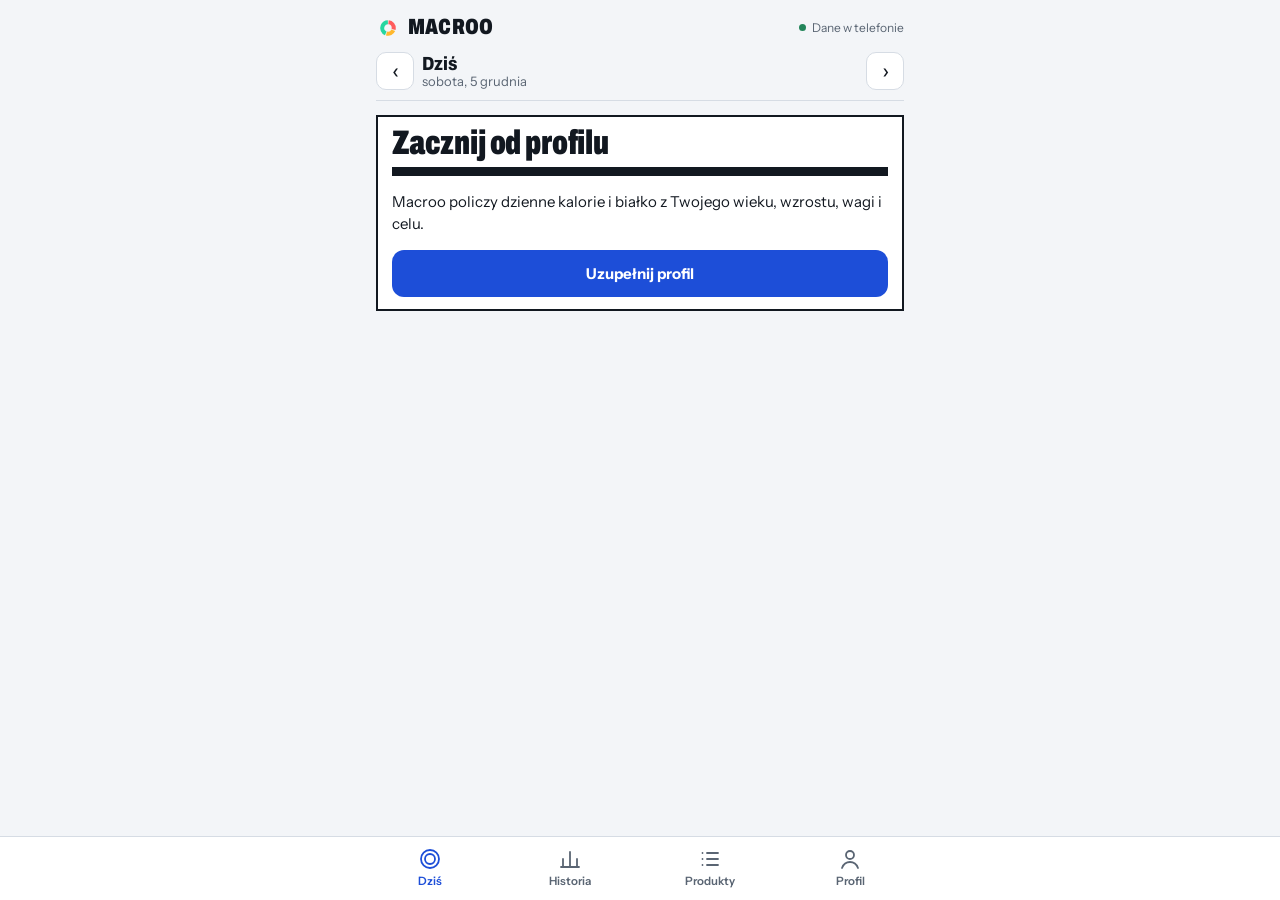
<file: index.html>
<!doctype html>
<html lang="pl">
<head>
<meta charset="utf-8">
<meta name="viewport" content="width=device-width, initial-scale=1, viewport-fit=cover">
<title>Macroo</title>
<meta name="description" content="Macroo: licznik kalorii i makro. Posiłki, zestawy, kroki, treningi, waga i historia.">
<meta name="theme-color" content="#F3F5F8" media="(prefers-color-scheme: light)">
<meta name="theme-color" content="#0E1115" media="(prefers-color-scheme: dark)">
<link rel="manifest" href="manifest.webmanifest">
<link rel="icon" href="icons/icon-192.png" type="image/png">
<link rel="apple-touch-icon" href="icons/icon-192.png">
<link rel="preconnect" href="https://fonts.googleapis.com">
<link rel="preconnect" href="https://fonts.gstatic.com" crossorigin>
<link rel="stylesheet" href="https://fonts.googleapis.com/css2?family=Archivo:wdth,wght@62..125,500..900&family=Instrument+Sans:wght@400..700&display=swap">
<link rel="stylesheet" href="style.css">
</head>
<body>
<div id="splash" aria-hidden="true">
  <svg class="splash-logo" viewBox="0 0 100 100"><g transform="rotate(-90 50 50)"><circle class="sg sg1" cx="50" cy="50" r="24" pathLength="100" transform="rotate(5.0 50 50)" stroke="#FF5C5C" stroke-width="17" fill="none" stroke-dasharray="27.22 100" style="stroke-dashoffset:27.22"/><circle class="sg sg2" cx="50" cy="50" r="24" pathLength="100" transform="rotate(113.0 50 50)" stroke="#FFB82E" stroke-width="17" fill="none" stroke-dasharray="22.22 100" style="stroke-dashoffset:22.22"/><circle class="sg sg3" cx="50" cy="50" r="24" pathLength="100" transform="rotate(203.0 50 50)" stroke="#26D6A0" stroke-width="17" fill="none" stroke-dasharray="42.22 100" style="stroke-dashoffset:42.22"/></g></svg>
  <div class="splash-word">Macroo</div>
</div>
<script>setTimeout(function(){var s=document.getElementById('splash');if(s)s.classList.add('out');},2500);</script>
<div class="app">
  <header class="top">
    <div class="brand-row">
      <span class="brand"><svg class="brand-mark" viewBox="0 0 100 100" aria-hidden="true"><g transform="rotate(-90 50 50)"><circle class="bm bm1" cx="50" cy="50" r="24" pathLength="100" transform="rotate(5.0 50 50)" stroke="#FF5C5C" stroke-width="17" fill="none" stroke-dasharray="27.22 100"/><circle class="bm bm2" cx="50" cy="50" r="24" pathLength="100" transform="rotate(113.0 50 50)" stroke="#FFB82E" stroke-width="17" fill="none" stroke-dasharray="22.22 100"/><circle class="bm bm3" cx="50" cy="50" r="24" pathLength="100" transform="rotate(203.0 50 50)" stroke="#26D6A0" stroke-width="17" fill="none" stroke-dasharray="42.22 100"/></g></svg>Macroo</span>
      <span id="sync" class="sync" data-state="loading" aria-live="polite">Wczytuję…</span>
    </div>
    <div id="datebar" class="datebar">
      <button type="button" class="icon-btn" data-act="day-prev" aria-label="Poprzedni dzień">‹</button>
      <div class="date-label"><span id="date-rel" class="date-rel"></span><span id="date-full" class="date-full"></span></div>
      <button type="button" id="go-today" class="chip" data-act="day-today" hidden>Dziś</button>
      <button type="button" class="icon-btn" data-act="day-next" aria-label="Następny dzień">›</button>
    </div>
  </header>
  <main id="view-today" class="view"><div class="empty"><p>Wczytuję Twój dziennik…</p></div></main>
  <main id="view-history" class="view" hidden></main>
  <main id="view-library" class="view" hidden></main>
  <main id="view-profile" class="view" hidden></main>
</div>

<nav class="tabs" aria-label="Sekcje">
  <div class="tabs-in">
    <button type="button" class="tab" data-act="tab" data-tab="today" aria-current="page"><svg viewBox="0 0 24 24" aria-hidden="true"><circle cx="12" cy="12" r="9"/><circle cx="12" cy="12" r="5"/></svg>Dziś</button>
    <button type="button" class="tab" data-act="tab" data-tab="history"><svg viewBox="0 0 24 24" aria-hidden="true"><path d="M5 20V12M12 20V5M19 20v-8M3 20h18"/></svg>Historia</button>
    <button type="button" class="tab" data-act="tab" data-tab="library"><svg viewBox="0 0 24 24" aria-hidden="true"><path d="M9 6h11M9 12h11M9 18h11M4.5 6h.01M4.5 12h.01M4.5 18h.01"/></svg>Produkty</button>
    <button type="button" class="tab" data-act="tab" data-tab="profile"><svg viewBox="0 0 24 24" aria-hidden="true"><circle cx="12" cy="8" r="4"/><path d="M4 21c1.5-4 4.5-6 8-6s6.5 2 8 6"/></svg>Profil</button>
  </div>
</nav>

<div id="sheet" class="sheet-wrap" hidden>
  <div class="scrim" data-act="sheet-close"></div>
  <div class="sheet" role="dialog" aria-modal="true" aria-labelledby="sheet-title">
    <div class="sheet-grip" aria-hidden="true"></div>
    <div class="sheet-head"><h2 id="sheet-title"></h2><div id="sheet-extra" class="sheet-extra"></div><button type="button" class="icon-btn" data-act="sheet-close" aria-label="Zamknij">×</button></div>
    <div id="sheet-body"></div>
  </div>
</div>

<div id="toast" class="toast" role="status" hidden><span id="toast-msg"></span><button type="button" id="toast-undo" class="toast-btn" hidden>Cofnij</button></div>

<script src="app.js"></script>
</body>
</html>
</file>
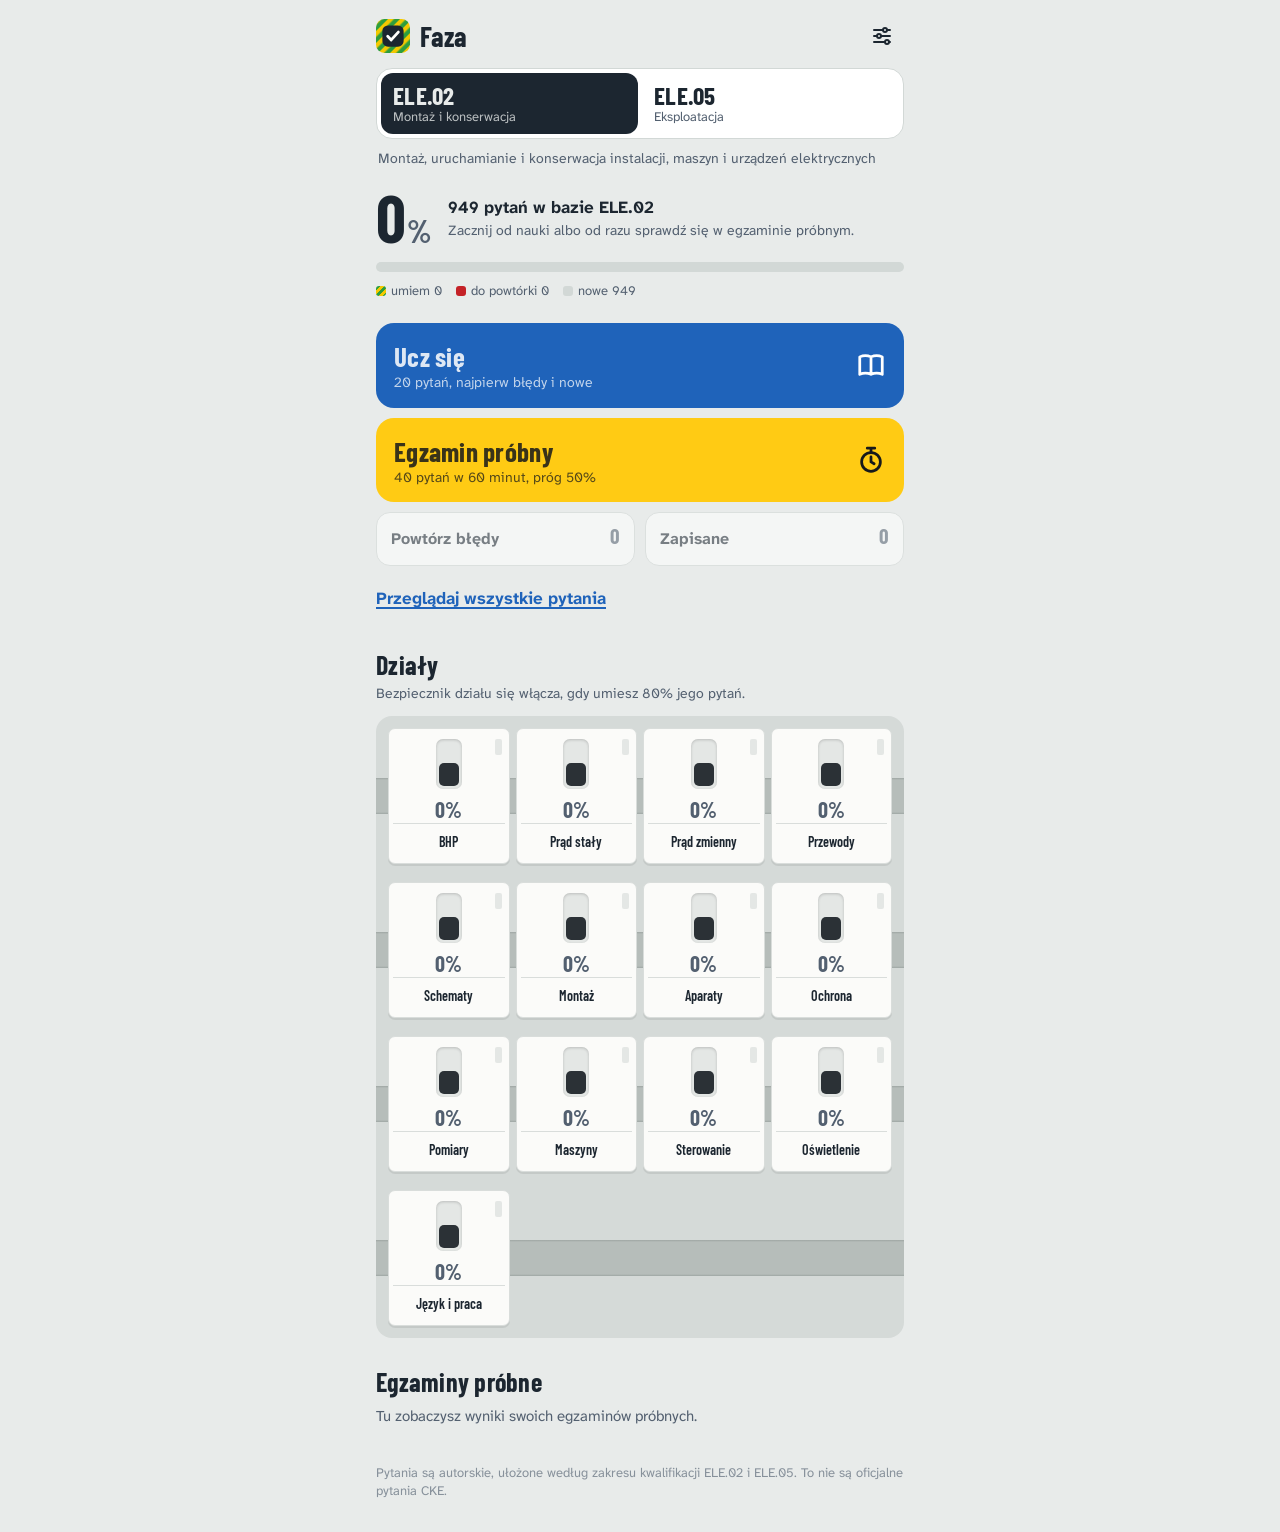
<file: egzamin/index.html>
<!doctype html>
<html lang="pl">
<head>
<meta charset="utf-8">
<meta name="viewport" content="width=device-width, initial-scale=1, viewport-fit=cover">
<title>Faza: egzamin ELE.02 i ELE.05</title>
<meta name="description" content="Nauka do egzaminu zawodowego ELE.02 i ELE.05: pytania z wyjaśnieniami, egzamin próbny 40 pytań w 60 minut, powtórka błędów.">
<meta name="theme-color" content="#E8EBEA" media="(prefers-color-scheme: light)">
<meta name="theme-color" content="#11161B" media="(prefers-color-scheme: dark)">
<link rel="manifest" href="manifest.webmanifest">
<link rel="icon" href="icons/icon-192.png" type="image/png">
<link rel="apple-touch-icon" href="icons/icon-192.png">
<link rel="preload" href="fonts/atkinson-hyperlegible-next-latin-wght-normal.woff2" as="font" type="font/woff2" crossorigin>
<link rel="preload" href="fonts/barlow-condensed-latin-700-normal.woff2" as="font" type="font/woff2" crossorigin>
<link rel="stylesheet" href="style.css">
</head>
<body>
<div id="app" class="app"><div class="boot"><svg class="logo boot-logo" viewBox="0 0 48 48" aria-hidden="true"><use href="#logo"/></svg></div></div>

<div id="sheet" class="sheet-wrap" hidden>
  <div class="scrim" data-act="sheet-close"></div>
  <div class="sheet" role="dialog" aria-modal="true" aria-labelledby="sheet-title">
    <div class="sheet-grip" aria-hidden="true"></div>
    <div class="sheet-head"><h2 id="sheet-title"></h2><button type="button" class="ib" data-act="sheet-close" aria-label="Zamknij"><svg viewBox="0 0 24 24" aria-hidden="true"><path d="M6 6l12 12M18 6L6 18"/></svg></button></div>
    <div id="sheet-body" class="sheet-body"></div>
  </div>
</div>

<div id="toast" class="toast" role="status" hidden></div>

<svg width="0" height="0" style="position:absolute" aria-hidden="true">
  <defs>
    <pattern id="pe" width="12" height="12" patternUnits="userSpaceOnUse" patternTransform="rotate(45)">
      <rect width="12" height="12" fill="#2E9E3E"/><rect width="6" height="12" fill="#F4C800"/>
    </pattern>
    <symbol id="logo" viewBox="0 0 48 48">
      <rect width="48" height="48" rx="12" fill="url(#pe)"/>
      <rect x="9" y="9" width="30" height="30" rx="8" fill="#1C2630"/>
      <path d="M16.5 24.5l5 5 10-11" fill="none" stroke="#fff" stroke-width="4" stroke-linecap="round" stroke-linejoin="round"/>
    </symbol>
  </defs>
</svg>

<script src="figs.js"></script>
<script src="app.js"></script>
</body>
</html>
</file>
<file: style.css>
/* Layout: one narrow phone column; the day summary is set like a nutrition-facts panel with heavy ink rules, everything else stays quiet. */
:root{
  --bg:#F3F5F8;
  --surface:#FFFFFF;
  --field:#FFFFFF;
  --ink:#121820;
  --muted:#5A6573;
  --line:#D6DCE4;
  --track:#E4E8EE;
  --accent:#1D4ED8;
  --accent-ink:#FFFFFF;
  --accent-soft:#E2E9FB;
  --prot:#CF3F36;
  --fat:#C08309;
  --carb:#21826C;
  --good:#23855A;
  --warn:#B06A00;
  --over:#C8322B;
  --scrim:rgba(14,20,30,.42);
  --shadow:0 -12px 32px rgba(14,20,30,.16);
  --f-display:"Archivo","Arial Narrow","Helvetica Neue",Arial,sans-serif;
  --f-body:"Instrument Sans",system-ui,-apple-system,"Segoe UI",Roboto,sans-serif;
}
@media (prefers-color-scheme: dark){
  :root:not([data-theme="light"]){
    --bg:#0E1115; --surface:#161A20; --field:#1B2027; --ink:#E8ECF1; --muted:#9AA4B1; --line:#2A313B; --track:#262C35;
    --accent:#7B9CFF; --accent-ink:#0A1024; --accent-soft:#1A2444;
    --prot:#F2675D; --fat:#EBB23F; --carb:#4CC3A5; --good:#4FC48A; --warn:#E9A53D; --over:#F2635A;
    --scrim:rgba(0,0,0,.62); --shadow:0 -12px 32px rgba(0,0,0,.5);
    color-scheme:dark;
  }
}
:root[data-theme="dark"]{
  --bg:#0E1115; --surface:#161A20; --field:#1B2027; --ink:#E8ECF1; --muted:#9AA4B1; --line:#2A313B; --track:#262C35;
  --accent:#7B9CFF; --accent-ink:#0A1024; --accent-soft:#1A2444;
  --prot:#F2675D; --fat:#EBB23F; --carb:#4CC3A5; --good:#4FC48A; --warn:#E9A53D; --over:#F2635A;
  --scrim:rgba(0,0,0,.62); --shadow:0 -12px 32px rgba(0,0,0,.5);
  color-scheme:dark;
}
/* base reset */
html{-webkit-text-size-adjust:100%}
body{margin:0}
img{max-width:100%}
[hidden]{display:none!important}
*{box-sizing:border-box}
html,body{background:var(--bg);color:var(--ink)}
html.locked{overflow:hidden}
body{font-family:var(--f-body);font-size:15px;line-height:1.45;-webkit-font-smoothing:antialiased;-webkit-tap-highlight-color:transparent}
body::before{content:"";position:fixed;inset:0 0 auto;height:env(safe-area-inset-top,0px);z-index:30;background:var(--bg)}
button{font:inherit;color:inherit;cursor:pointer}
:focus-visible{outline:2px solid var(--accent);outline-offset:2px}
.sr{position:absolute;width:1px;height:1px;overflow:hidden;clip:rect(0 0 0 0);white-space:nowrap}

.app{max-width:560px;margin:0 auto;padding-left:max(16px,env(safe-area-inset-left,0px));padding-right:max(16px,env(safe-area-inset-right,0px));padding-block:0 calc(104px + env(safe-area-inset-bottom,0px))}

/* header */
.top{position:sticky;top:env(safe-area-inset-top,0px);z-index:20;background:var(--bg);padding-block:12px 10px;display:grid;gap:8px;border-bottom:1px solid var(--line);margin-bottom:14px}
.brand-row{display:flex;align-items:center;justify-content:space-between;gap:12px}
.brand{font-family:var(--f-display);font-weight:900;font-stretch:72%;font-size:22px;letter-spacing:.01em;text-transform:uppercase}
.sync{font-size:12px;color:var(--muted);display:flex;align-items:center;gap:6px}
.sync::before{content:"";width:7px;height:7px;border-radius:50%;background:var(--good)}
.sync[data-state="busy"]::before{background:var(--warn)}
.sync[data-state="local"]::before{background:var(--muted)}
.sync[data-state="loading"]::before{background:var(--line)}
.datebar{display:flex;align-items:center;gap:8px}
.date-label{flex:1;min-width:0;display:grid;line-height:1.15}
.date-rel{font-family:var(--f-display);font-weight:800;font-stretch:85%;font-size:19px;text-transform:capitalize}
.date-full{font-size:13px;color:var(--muted)}
.icon-btn{width:38px;height:38px;border-radius:10px;border:1px solid var(--line);background:var(--surface);font-size:22px;line-height:1;display:grid;place-items:center;flex:none}

/* nutrition-label summary */
.label{background:var(--surface);border:2px solid var(--ink);padding:10px 14px 12px}
.label-head{display:flex;align-items:flex-end;justify-content:space-between;gap:10px}
.label h2{font-family:var(--f-display);font-weight:900;font-stretch:68%;font-size:34px;line-height:.95;margin:0;letter-spacing:-.005em;text-wrap:balance}
.label-tag{font-size:11px;text-transform:uppercase;letter-spacing:.08em;color:var(--muted);font-weight:600;padding-bottom:3px}
.rule{border:0;border-top:1px solid var(--ink);margin:8px 0}
.rule.thick{border-top-width:9px}
.rule.mid{border-top-width:4px}
.big{display:flex;align-items:baseline;gap:10px;flex-wrap:wrap}
.big-num{font-family:var(--f-display);font-weight:900;font-stretch:66%;font-size:clamp(60px,19vw,84px);line-height:.9;font-variant-numeric:tabular-nums;letter-spacing:-.01em}
.big-num.over,.over-t{color:var(--over)}
.big-cap{font-weight:600;font-size:15px}
.stat3{display:grid;grid-template-columns:repeat(3,minmax(0,1fr));margin-top:10px;border-top:1px solid var(--ink)}
.stat3>div{display:grid;padding:6px 0 2px;gap:0}
.stat3>div+div{border-left:1px solid var(--line);padding-left:10px}
.stat3 b{font-family:var(--f-display);font-weight:800;font-stretch:80%;font-size:20px;font-variant-numeric:tabular-nums}
.stat3 span{font-size:11.5px;color:var(--muted);text-transform:uppercase;letter-spacing:.06em}
.meter{height:8px;background:var(--track);margin-top:8px;overflow:hidden}
.meter span{display:block;height:100%;background:var(--ink)}
.meter.over span{background:var(--over)}
.mrow{display:flex;justify-content:space-between;align-items:baseline;gap:10px;padding-top:7px;border-top:1px solid var(--ink)}
.mrow:first-of-type{border-top:0;padding-top:0}
.mname{font-weight:700;display:flex;align-items:center;gap:7px}
.sw{width:10px;height:10px;display:inline-block;background:currentColor}
.sw.prot,.mbar.prot{color:var(--prot)}
.sw.fat,.mbar.fat{color:var(--fat)}
.sw.carb,.mbar.carb{color:var(--carb)}
.mval{font-variant-numeric:tabular-nums;color:var(--muted)}
.mval b{color:var(--ink);font-weight:700}
.mbar{height:5px;background:var(--track);margin:4px 0 7px;overflow:hidden}
.mbar span{display:block;height:100%;background:currentColor}
.label-foot{margin:0;font-size:12.5px;color:var(--muted);font-variant-numeric:tabular-nums}

/* sections */
.eyebrow{font-size:11.5px;text-transform:uppercase;letter-spacing:.1em;color:var(--muted);font-weight:700;margin:24px 0 6px}
.h2{font-family:var(--f-display);font-weight:900;font-stretch:72%;font-size:30px;line-height:1;margin:0}
.h-head{display:flex;align-items:center;justify-content:space-between;gap:12px;margin-bottom:12px;flex-wrap:wrap}
.card{background:var(--surface);border:1px solid var(--line);border-radius:14px;padding:12px 14px}
.card-t{font-family:var(--f-display);font-weight:800;font-stretch:85%;font-size:17px;margin:0 0 8px}
.card p{margin:0 0 8px}
.card p:last-child{margin-bottom:0}
.muted{color:var(--muted)}
.small{font-size:13.5px}
.hint{font-size:12.5px;color:var(--muted);margin:8px 0 0}

.meal{border-top:1px solid var(--line);padding-block:8px}
.meal:last-child{border-bottom:1px solid var(--line)}
.meal-head{display:flex;align-items:center;gap:10px;min-height:40px}
.meal-head h3{font-family:var(--f-display);font-weight:800;font-stretch:85%;font-size:18px;margin:0;flex:1;min-width:0}
.meal-kcal{font-variant-numeric:tabular-nums;color:var(--muted);font-size:14px}
.add{width:36px;height:36px;border-radius:50%;border:1.5px solid var(--accent);color:var(--accent);background:transparent;font-size:22px;line-height:1;display:grid;place-items:center;flex:none;padding:0}
.add:active{background:var(--accent-soft)}
.entries{list-style:none;margin:2px 0 0;padding:0}
.entry{width:100%;display:grid;grid-template-columns:minmax(0,1fr) auto;gap:0 12px;text-align:left;background:none;border:0;border-bottom:1px dashed var(--line);padding:8px 0}
.entries li:last-child .entry{border-bottom:0}
.e-name{font-weight:600;overflow-wrap:anywhere}
.e-sub{grid-column:1;font-size:12.5px;color:var(--muted);font-variant-numeric:tabular-nums}
.e-kcal{grid-column:2;grid-row:1 / span 2;align-self:center;font-family:var(--f-display);font-weight:800;font-stretch:80%;font-size:18px;font-variant-numeric:tabular-nums}
.e-kcal.plus{color:var(--good)}
.link{background:none;border:0;padding:4px 0;color:var(--accent);font-size:13px;font-weight:600}

.inline-row{display:flex;align-items:center;gap:10px;flex-wrap:wrap}
.inline-row label{font-weight:700;min-width:52px}
.inline-row input{width:120px;flex:none}
.inline-row .kc{color:var(--muted);font-variant-numeric:tabular-nums;font-size:14px}
.move-total{display:flex;justify-content:space-between;align-items:baseline;margin-bottom:8px}
.move-total b{font-family:var(--f-display);font-weight:800;font-stretch:80%;font-size:20px;color:var(--good);font-variant-numeric:tabular-nums}

/* forms */
input,select,textarea{font:inherit;font-size:16px;padding:10px 12px;border:1.5px solid var(--line);border-radius:10px;background:var(--field);color:var(--ink);width:100%;min-width:0}
input:focus,select:focus,textarea:focus{border-color:var(--accent);outline:none;box-shadow:0 0 0 3px var(--accent-soft)}
textarea{resize:vertical}
.field{display:grid;gap:4px;min-width:0}
.field>label,.flabel{font-size:12.5px;color:var(--muted);font-weight:600}
.form{display:grid;gap:14px}
.grid2{display:grid;grid-template-columns:repeat(2,minmax(0,1fr));gap:10px}
.grid4{display:grid;grid-template-columns:repeat(4,minmax(0,1fr));gap:8px}
@media (max-width:380px){.grid4{grid-template-columns:repeat(2,minmax(0,1fr))}}
.check{display:flex;align-items:center;gap:10px;font-size:14.5px}
.check input{width:20px;height:20px;flex:none;accent-color:var(--accent)}
.err{color:var(--over);font-size:13.5px;margin:0}

.primary,.btn-line,.danger,.ghost{border-radius:12px;padding:12px 16px;font-weight:700;border:1.5px solid transparent}
.primary{background:var(--accent);color:var(--accent-ink)}
.primary:disabled{opacity:.55}
.btn-line{background:transparent;border-color:var(--accent);color:var(--accent);margin-top:8px}
.danger{background:transparent;border-color:var(--over);color:var(--over)}
.ghost{background:transparent;border-color:var(--line)}
.wide{width:100%}
.sm{padding:8px 12px;font-size:14px}
.btn-row{display:flex;gap:10px;flex-wrap:wrap}
.btn-row>*{flex:1}

.seg{display:flex;background:var(--track);border-radius:11px;padding:3px;gap:3px}
.seg button{flex:1;border:0;background:transparent;border-radius:8px;padding:8px 6px;font-size:13.5px;font-weight:600;color:var(--muted)}
.seg button[aria-pressed="true"],.seg button[aria-selected="true"]{background:var(--surface);color:var(--ink);box-shadow:0 1px 2px rgba(0,0,0,.12)}
.seg.sm button{padding:6px 10px;font-size:13px}
.chips{display:flex;flex-wrap:wrap;gap:6px}
.chip{border:1.5px solid var(--line);background:var(--surface);border-radius:999px;padding:6px 12px;font-size:13.5px;font-weight:600}
.chip[aria-pressed="true"]{border-color:var(--accent);background:var(--accent-soft);color:var(--accent)}

.rows{list-style:none;margin:0;padding:0;border-top:1px solid var(--line)}
.row{width:100%;display:grid;grid-template-columns:minmax(0,1fr) auto;gap:0 12px;text-align:left;background:none;border:0;border-bottom:1px solid var(--line);padding:10px 0}
.r-name{font-weight:600;overflow-wrap:anywhere}
.r-sub{grid-column:1;font-size:12.5px;color:var(--muted);overflow-wrap:anywhere;font-variant-numeric:tabular-nums}
.r-k{grid-column:2;grid-row:1 / span 2;align-self:center;font-variant-numeric:tabular-nums;font-weight:700}

.preview{display:grid;grid-template-columns:auto repeat(3,minmax(0,1fr));gap:4px 12px;align-items:baseline;border-top:2px solid var(--ink);border-bottom:1px solid var(--ink);padding:8px 0;font-variant-numeric:tabular-nums;font-size:14px}
.preview b{font-family:var(--f-display);font-weight:900;font-stretch:72%;font-size:28px;line-height:1}
.preview.one{grid-template-columns:1fr;gap:2px}
.preview.one small{color:var(--muted);font-size:12.5px}

/* history */
.stats{display:grid;grid-template-columns:repeat(2,minmax(0,1fr));gap:10px}
.stat{border-top:3px solid var(--ink);padding-top:6px;display:grid}
.stat-l{font-size:11.5px;text-transform:uppercase;letter-spacing:.06em;color:var(--muted);font-weight:600}
.stat b{font-family:var(--f-display);font-weight:900;font-stretch:70%;font-size:32px;line-height:1.05;font-variant-numeric:tabular-nums}
.stat b.good{color:var(--good)}
.stat b.over{color:var(--over)}
.stat-u{font-size:12.5px;color:var(--muted)}
.forecast{margin:14px 0;padding:10px 12px;background:var(--accent-soft);border-radius:10px;font-size:14.5px}
.chart-card{margin-top:12px}
.chart{width:100%;height:auto;display:block}
.chart .grid{stroke:var(--line);stroke-width:1}
.chart .ax{fill:var(--muted);font-size:9px;font-family:var(--f-body)}
.chart .b-ok{fill:var(--accent)}
.chart .b-over{fill:var(--over)}
.chart .tgt{stroke:var(--ink);stroke-width:2.2}
.chart .wl{fill:none;stroke:var(--accent);stroke-width:2.2;stroke-linejoin:round;stroke-linecap:round}
.chart .wp{fill:var(--surface);stroke:var(--accent);stroke-width:2}
.chart .wp.last{fill:var(--accent)}
.chart .wv{fill:var(--ink);font-size:10px;font-weight:700;font-family:var(--f-body)}
.chart .goal{stroke:var(--good);stroke-width:1.5;stroke-dasharray:4 3}
.chart .goal-t{fill:var(--good);font-size:9px;font-weight:700;font-family:var(--f-body)}
.legend{display:flex;flex-wrap:wrap;gap:4px 14px;font-size:12px;color:var(--muted);margin-top:6px}
.legend i{display:inline-block;width:10px;height:10px;margin-right:5px;vertical-align:-1px}
.lg-bar{background:var(--accent)}
.lg-over{background:var(--over)}
.lg-tgt{height:3px!important;background:var(--ink);vertical-align:3px!important}
.days{list-style:none;margin:0;padding:0;border-top:1px solid var(--line)}
.day-row{width:100%;display:grid;grid-template-columns:72px minmax(0,1fr) auto;gap:10px;align-items:center;text-align:left;background:none;border:0;border-bottom:1px solid var(--line);padding:10px 0}
.dr-date{font-weight:700;font-variant-numeric:tabular-nums}
.dr-k{font-variant-numeric:tabular-nums;color:var(--muted);font-size:14px}
.pill{font-size:12px;font-weight:700;padding:3px 9px;border-radius:999px;border:1.5px solid currentColor;white-space:nowrap}
.pill.ok{color:var(--good)}
.pill.warn{color:var(--warn)}
.pill.over{color:var(--over)}
.pill.none{color:var(--muted);border-style:dashed}

/* profile */
.sum{border:2px solid var(--ink);padding:8px 12px;background:var(--surface)}
.sum dl{margin:0;display:grid;grid-template-columns:minmax(0,1fr) auto;gap:0}
.sum dt,.sum dd{margin:0;padding:6px 0;border-top:1px solid var(--line);font-variant-numeric:tabular-nums}
.sum dt:first-of-type,.sum dd:first-of-type{border-top:0}
.sum dd{font-weight:700;text-align:right}
.sum .key{font-weight:800}
.stack{display:grid;gap:12px;margin-top:16px}

/* tabs */
.tabs{position:fixed;left:0;right:0;bottom:0;z-index:25;background:var(--surface);border-top:1px solid var(--line);padding-top:4px;padding-bottom:calc(4px + env(safe-area-inset-bottom,0px));padding-left:max(16px,env(safe-area-inset-left,0px));padding-right:max(16px,env(safe-area-inset-right,0px))}
.tabs-in{max-width:560px;margin:0 auto;display:grid;grid-template-columns:repeat(4,minmax(0,1fr))}
.tab{display:flex;flex-direction:column;align-items:center;gap:2px;padding:6px 0;font-size:11.5px;font-weight:600;color:var(--muted);background:none;border:0}
.tab svg{width:24px;height:24px;fill:none;stroke:currentColor;stroke-width:1.8;stroke-linecap:round;stroke-linejoin:round}
.tab[aria-current="page"]{color:var(--accent)}

/* sheet */
.sheet-wrap{position:fixed;inset:0;z-index:40;display:flex;align-items:flex-end;justify-content:center}
.scrim{position:absolute;inset:0;background:var(--scrim)}
.sheet{position:relative;width:100%;max-width:560px;max-height:88vh;max-height:calc(100dvh - env(safe-area-inset-top,0px) - 20px);overflow:auto;overscroll-behavior:contain;background:var(--surface);border-radius:18px 18px 0 0;padding-top:6px;padding-bottom:calc(20px + env(safe-area-inset-bottom,0px));padding-left:max(16px,env(safe-area-inset-left,0px));padding-right:max(16px,env(safe-area-inset-right,0px));box-shadow:var(--shadow);animation:up .22s ease-out}
@keyframes up{from{transform:translateY(24px);opacity:.6}to{transform:none;opacity:1}}
.sheet-grip{width:40px;height:4px;border-radius:2px;background:var(--line);margin:4px auto 6px}
.sheet-head{display:flex;align-items:center;justify-content:space-between;gap:10px;margin-bottom:10px}
.sheet-head h2{font-family:var(--f-display);font-weight:900;font-stretch:72%;font-size:26px;line-height:1;margin:0;min-width:0;overflow-wrap:anywhere}
#sheet-body{display:grid;gap:12px}
.pane{display:grid;gap:12px}
.back{background:none;border:0;padding:0;color:var(--accent);font-weight:600;justify-self:start}
.pick-name{font-family:var(--f-display);font-weight:800;font-stretch:85%;font-size:21px;margin:0;overflow-wrap:anywhere}
.ai-items{list-style:none;margin:0;padding:0;border-top:1px solid var(--line)}
.ai-items li{display:grid;grid-template-columns:minmax(0,1fr) 96px auto;gap:4px 10px;align-items:center;padding:10px 0;border-bottom:1px solid var(--line)}
.ai-items .check{font-weight:600;font-size:14.5px}
.ai-items .ai-g{display:flex;align-items:center;gap:4px}
.ai-items .ai-g input{padding:7px 8px}
.ai-k{font-variant-numeric:tabular-nums;font-weight:700;text-align:right;min-width:68px}
.ai-sub{grid-column:1 / -1;font-size:12px;color:var(--muted);padding-left:30px}
.filebtn{display:flex;align-items:center;gap:10px;border:1.5px dashed var(--line);border-radius:12px;padding:12px;font-weight:600;cursor:pointer}
.filebtn input{position:absolute;width:1px;height:1px;opacity:0}
.filebtn svg{width:22px;height:22px;flex:none;fill:none;stroke:currentColor;stroke-width:1.8}
.set-items{list-style:none;margin:0;padding:0;border-top:1px solid var(--line)}
.set-items li{display:grid;grid-template-columns:minmax(0,1fr) 90px 36px;gap:8px;align-items:center;padding:8px 0;border-bottom:1px solid var(--line)}
.set-items .nm{font-weight:600;overflow-wrap:anywhere}
.x{width:36px;height:36px;border-radius:50%;border:1px solid var(--line);background:none;font-size:18px;line-height:1;padding:0}

.toast{position:fixed;left:50%;transform:translateX(-50%);bottom:calc(76px + env(safe-area-inset-bottom,0px));z-index:50;background:var(--ink);color:var(--bg);border-radius:12px;padding:10px 14px;display:flex;align-items:center;gap:14px;max-width:min(520px,calc(100% - 32px));box-shadow:0 8px 24px rgba(0,0,0,.25);font-size:14px}
.toast-btn{background:none;border:0;color:var(--bg);font-weight:800;text-decoration:underline;padding:0}
.empty{padding:40px 0;text-align:center;color:var(--muted)}
@media (prefers-reduced-motion:reduce){.sheet{animation:none}}

.install-banner{display:flex;align-items:center;gap:10px;background:var(--accent-soft);border-radius:12px;padding:8px 8px 8px 12px;margin-bottom:12px;font-size:14px;font-weight:600}
.install-banner span{flex:1;min-width:0}
.filelabel{display:flex;align-items:center;justify-content:center;cursor:pointer;text-align:center}
.confirm{margin-top:10px;border-top:2px solid var(--ink);padding-top:10px}
.confirm p{margin:0 0 10px}
.hc-row{display:flex;align-items:center;gap:10px;padding:8px 8px 8px 12px;background:var(--accent-soft);border-radius:10px;margin-bottom:10px;font-size:13.5px;font-weight:600}
.hc-row span{flex:1;min-width:0}
.btn-link{display:block;text-align:center;text-decoration:none;margin-top:4px}
.diag{margin-top:10px;font-size:12.5px}
.diag summary{cursor:pointer;color:var(--accent);font-weight:600}
.diag pre{white-space:pre-wrap;word-break:break-all;background:var(--track);padding:8px;border-radius:8px;max-height:280px;overflow:auto;font-size:11px}

/* brand + splash (Macroo) */
.brand{display:inline-flex;align-items:center;gap:8px}
.brand-mark{width:24px;height:24px;flex:none}
#splash{position:fixed;inset:0;z-index:100;display:flex;flex-direction:column;align-items:center;justify-content:center;gap:18px;background:var(--bg);transition:opacity .3s ease,visibility .3s ease}
#splash.out{opacity:0;visibility:hidden;pointer-events:none}
.splash-logo{width:112px;height:112px;animation:sp-spin .8s cubic-bezier(.2,.8,.2,1) both}
.splash-word{font-family:var(--f-display);font-weight:900;font-stretch:72%;font-size:30px;letter-spacing:.06em;text-transform:uppercase;color:var(--ink);animation:sp-word .45s ease-out .38s both}
.sg{animation:.36s cubic-bezier(.3,.7,.3,1) both}
.sg1{animation-name:sg1;animation-delay:.04s}
.sg2{animation-name:sg2;animation-delay:.18s}
.sg3{animation-name:sg3;animation-delay:.3s;animation-duration:.42s}
@keyframes sg1{from{stroke-dashoffset:27.22}to{stroke-dashoffset:0}}
@keyframes sg2{from{stroke-dashoffset:22.22}to{stroke-dashoffset:0}}
@keyframes sg3{from{stroke-dashoffset:42.22}to{stroke-dashoffset:0}}
@keyframes sp-spin{from{transform:rotate(-40deg) scale(.86)}to{transform:none}}
@keyframes sp-word{from{opacity:0;transform:translateY(6px)}to{opacity:1;transform:none}}
@media (prefers-reduced-motion:reduce){.splash-logo,.splash-word,.sg{animation:none}.sg{stroke-dashoffset:0!important}}

/* greeting */
.hello{margin:2px 0 12px}
.hello-t{font-family:var(--f-display);font-weight:800;font-stretch:85%;font-size:24px;line-height:1.1;margin:0}
.hello-s{margin:3px 0 0;color:var(--muted);font-size:14.5px}
.goal-note{margin:2px 0 8px;padding:8px 10px;border-radius:8px;background:var(--accent-soft);font-size:13.5px}

/* sets: ingredient editor */
.btn-pair{display:flex;gap:8px}
.ing{list-style:none;margin:0;padding:0;border-top:1px solid var(--line)}
.ing li{display:grid;grid-template-columns:minmax(0,1fr) 88px 36px;gap:8px;align-items:center;padding:9px 0;border-bottom:1px solid var(--line)}
.ing-main{display:grid;gap:3px;min-width:0}
.ing-sel{padding:7px 8px;font-size:15px;font-weight:600;text-overflow:ellipsis}
.ing-name{font-weight:600;overflow-wrap:anywhere}
.ing-sub{font-size:12px;color:var(--muted);font-variant-numeric:tabular-nums}
.ing-g{display:flex;align-items:center;gap:4px}
.ing-g input{padding:7px 8px;text-align:right}
.ing-pick{display:grid;gap:8px;border:1.5px solid var(--accent);border-radius:12px;padding:10px}
.ing-pick-head{display:flex;justify-content:space-between;align-items:center}
.ing-pick .rows{max-height:300px;overflow:auto}

/* library: collapsible groups */
.grp{border-bottom:1px solid var(--line)}
.grp:first-child{border-top:1px solid var(--line);margin-top:12px}
.grp-head{width:100%;display:flex;align-items:center;gap:10px;padding:13px 2px;background:none;border:0;text-align:left;min-height:52px}
.grp-t{flex:1;font-family:var(--f-display);font-weight:800;font-stretch:85%;font-size:18px}
.grp-n{font-size:13px;font-weight:700;color:var(--muted);background:var(--track);border-radius:999px;padding:2px 9px;font-variant-numeric:tabular-nums}
.chev{width:20px;height:20px;fill:none;stroke:var(--muted);stroke-width:2;stroke-linecap:round;stroke-linejoin:round;transition:transform .18s ease}
.grp.open .chev{transform:rotate(180deg)}
.grp-body{padding-bottom:8px}
.grp-body .rows{border-top:0}
.lib-sub{margin:18px 0 0;font-size:12px;text-transform:uppercase;letter-spacing:.08em;color:var(--muted);font-weight:700}
.lib-sub + .grp{border-top:1px solid var(--line);margin-top:6px}
.list-h{margin:14px 0 4px}
.tag{display:inline-block;font-size:11px;font-weight:700;color:var(--accent);background:var(--accent-soft);border-radius:6px;padding:1px 6px;margin-right:4px;vertical-align:1px}
@media (prefers-reduced-motion:reduce){.chev{transition:none}}

/* ingredient rows: type button + estimate chips */
.ing li{row-gap:7px}
.ing-pickbtn{display:flex;align-items:center;gap:8px;width:100%;text-align:left;background:var(--field);border:1.5px solid var(--line);border-radius:10px;padding:7px 10px;min-height:40px}
.ing-pickbtn .ing-name{flex:1;min-width:0;font-weight:700;white-space:nowrap;overflow:hidden;text-overflow:ellipsis}
.ing-plain{padding:7px 0;font-weight:700}
.ing-change{flex:none;font-size:12.5px;font-weight:700;color:var(--accent)}
.ing-change::after{content:" ›"}
.ing-units{grid-column:1 / -1;display:flex;flex-wrap:wrap;gap:6px}
.u-chip{padding:5px 10px;font-size:13px}
.u-chip small{font-size:11.5px;color:var(--muted);font-weight:500;margin-left:2px}
.u-chip[aria-pressed="true"] small{color:inherit}
/* type chooser */
.alt-h{font-size:11.5px;text-transform:uppercase;letter-spacing:.1em;color:var(--muted);font-weight:700;margin:10px 0 2px}
.alt-list{list-style:none;margin:0;padding:0;display:grid;gap:6px}
.alt-opt{width:100%;display:grid;grid-template-columns:minmax(0,1fr) auto;gap:2px 12px;text-align:left;background:var(--surface);border:1.5px solid var(--line);border-radius:12px;padding:10px 12px}
.alt-opt[aria-pressed="true"]{border-color:var(--accent);background:var(--accent-soft)}
.alt-n{font-weight:700;overflow-wrap:anywhere}
.alt-s{grid-column:1;font-size:12.5px;color:var(--muted)}
.alt-k{grid-column:2;grid-row:1 / span 2;align-self:center;text-align:right;font-family:var(--f-display);font-weight:800;font-stretch:80%;font-size:18px;font-variant-numeric:tabular-nums}
.alt-k small{display:block;font-family:var(--f-body);font-size:11px;font-weight:500;color:var(--muted)}
.ing-main{grid-template-columns:minmax(0,1fr)}
.ing-pickbtn{min-width:0;overflow:hidden}

/* favourites */
:root{--star:#F5A524}
@media (prefers-color-scheme: dark){:root:not([data-theme="light"]){--star:#FFC247}}
:root[data-theme="dark"]{--star:#FFC247}
.star{width:100%;height:100%;display:block}
.fav-mark{display:inline-block;width:13px;height:13px;margin-left:6px;vertical-align:-1px}
.fav-mark .star,.grp-star .star{fill:var(--star);stroke:none}
.grp-star{display:inline-block;width:16px;height:16px;margin-right:6px;vertical-align:-2px}
.title-row{display:flex;align-items:flex-start;gap:10px}
.title-row .pick-name{flex:1;min-width:0}
.fav-btn{flex:none;width:38px;height:38px;border-radius:50%;border:0;background:transparent;padding:7px;margin:-4px -6px 0 0;color:var(--muted)}
.fav-btn .star{fill:none;stroke:currentColor;stroke-width:1.6;stroke-linejoin:round;transition:transform .15s ease}
.fav-btn[aria-pressed="true"] .star{fill:var(--star);stroke:var(--star)}
.fav-btn:active .star{transform:scale(.88)}
.add-groups .grp:first-child{margin-top:4px}
@media (prefers-reduced-motion:reduce){.fav-btn .star{transition:none}}

.sheet-head h2{flex:1}
.sheet-extra{display:flex;align-items:center}
.sheet-extra .fav-btn{margin:0}
</file>
<file: egzamin/style.css>
/* Faza: egzamin ELE.02 / ELE.05
   Paleta wzięta z kolorów żył: N (niebieski) to kolor akcji, PE (zielono-żółty) oznacza opanowane,
   L1 brązowy i L3 szary to akcenty. Działy wyglądają jak aparaty na szynie w rozdzielnicy. */

/* Kroje pisma na licencji SIL OFL 1.1 (fonts/OFL.txt), hostowane razem z aplikacją, żeby działały offline. */
@font-face { font-family: 'Atkinson Hyperlegible Next'; font-style: normal; font-weight: 200 800; font-display: swap; src: url(fonts/atkinson-hyperlegible-next-latin-ext-wght-normal.woff2) format('woff2'); unicode-range: U+0100-02BA,U+02BD-02C5,U+02C7-02CC,U+02CE-02D7,U+02DD-02FF,U+0304,U+0308,U+0329,U+1D00-1DBF,U+1E00-1E9F,U+1EF2-1EFF,U+2020,U+20A0-20AB,U+20AD-20C0,U+2113,U+2C60-2C7F,U+A720-A7FF; }
@font-face { font-family: 'Atkinson Hyperlegible Next'; font-style: normal; font-weight: 200 800; font-display: swap; src: url(fonts/atkinson-hyperlegible-next-latin-wght-normal.woff2) format('woff2'); unicode-range: U+0000-00FF,U+0131,U+0152-0153,U+02BB-02BC,U+02C6,U+02DA,U+02DC,U+0304,U+0308,U+0329,U+2000-206F,U+20AC,U+2122,U+2191,U+2193,U+2212,U+2215,U+FEFF,U+FFFD; }
@font-face { font-family: 'Barlow Condensed'; font-style: normal; font-weight: 600; font-display: swap; src: url(fonts/barlow-condensed-latin-ext-600-normal.woff2) format('woff2'); unicode-range: U+0100-02BA,U+02BD-02C5,U+02C7-02CC,U+02CE-02D7,U+02DD-02FF,U+0304,U+0308,U+0329,U+1D00-1DBF,U+1E00-1E9F,U+1EF2-1EFF,U+2020,U+20A0-20AB,U+20AD-20C0,U+2113,U+2C60-2C7F,U+A720-A7FF; }
@font-face { font-family: 'Barlow Condensed'; font-style: normal; font-weight: 600; font-display: swap; src: url(fonts/barlow-condensed-latin-600-normal.woff2) format('woff2'); unicode-range: U+0000-00FF,U+0131,U+0152-0153,U+02BB-02BC,U+02C6,U+02DA,U+02DC,U+0304,U+0308,U+0329,U+2000-206F,U+20AC,U+2122,U+2191,U+2193,U+2212,U+2215,U+FEFF,U+FFFD; }
@font-face { font-family: 'Barlow Condensed'; font-style: normal; font-weight: 700; font-display: swap; src: url(fonts/barlow-condensed-latin-ext-700-normal.woff2) format('woff2'); unicode-range: U+0100-02BA,U+02BD-02C5,U+02C7-02CC,U+02CE-02D7,U+02DD-02FF,U+0304,U+0308,U+0329,U+1D00-1DBF,U+1E00-1E9F,U+1EF2-1EFF,U+2020,U+20A0-20AB,U+20AD-20C0,U+2113,U+2C60-2C7F,U+A720-A7FF; }
@font-face { font-family: 'Barlow Condensed'; font-style: normal; font-weight: 700; font-display: swap; src: url(fonts/barlow-condensed-latin-700-normal.woff2) format('woff2'); unicode-range: U+0000-00FF,U+0131,U+0152-0153,U+02BB-02BC,U+02C6,U+02DA,U+02DC,U+0304,U+0308,U+0329,U+2000-206F,U+20AC,U+2122,U+2191,U+2193,U+2212,U+2215,U+FEFF,U+FFFD; }

:root {
  --bg: #E8EBEA;
  --panel: #FFFFFF;
  --panel-2: #F3F5F4;
  --ink: #1C2630;
  --ink-2: #536070;
  --ink-3: #87919B;
  --line: #D2D8D6;
  --blue: #1F63BA;
  --blue-ink: #FFFFFF;
  --blue-soft: #E2ECF8;
  --ok: #217A36;
  --ok-soft: #E1F2E4;
  --pe-g: #2E9E3E;
  --pe-y: #F4C800;
  --bad: #C42227;
  --bad-soft: #FBE4E4;
  --hazard: #FFCB14;
  --hazard-ink: #17191B;
  --brown: #87562E;
  --enclosure: #D5DAD8;
  --rail: #B6BDBA;
  --rail-edge: #9EA6A3;
  --dev: #FBFBF9;
  --dev-line: #D9DDDB;
  --slot: #E4E7E5;
  --lever: #2B3136;
  --plate-bg: #EEF1F3;
  --fig-bg: var(--panel);
  --shadow: 0 1px 0 rgba(28, 38, 48, .06), 0 6px 18px -10px rgba(28, 38, 48, .25);
  --f-ui: "Atkinson Hyperlegible Next", "Atkinson Hyperlegible", system-ui, -apple-system, "Segoe UI", Roboto, sans-serif;
  --f-disp: "Barlow Condensed", "Arial Narrow", "Roboto Condensed", system-ui, sans-serif;
  --safe-b: env(safe-area-inset-bottom, 0px);
  color-scheme: light;
}

@media (prefers-color-scheme: dark) {
  :root:not([data-theme="light"]) {
    --bg: #11161B; --panel: #1A2128; --panel-2: #212A32; --ink: #E6EBEF; --ink-2: #A5B0BA; --ink-3: #77828C; --line: #2D3842;
    --blue: #5D9CEC; --blue-ink: #0D1B2C; --blue-soft: #1A2C43; --ok: #55C46B; --ok-soft: #16301F; --bad: #F2666A; --bad-soft: #3A1D1F;
    --enclosure: #0C1014; --rail: #39434C; --rail-edge: #4A555F; --dev: #232C35; --dev-line: #33404B; --slot: #161C22; --lever: #D5DCE2;
    --plate-bg: #222B33; --shadow: 0 1px 0 rgba(0, 0, 0, .3), 0 8px 20px -12px rgba(0, 0, 0, .7);
    color-scheme: dark;
  }
}
:root[data-theme="dark"] {
  --bg: #11161B; --panel: #1A2128; --panel-2: #212A32; --ink: #E6EBEF; --ink-2: #A5B0BA; --ink-3: #77828C; --line: #2D3842;
  --blue: #5D9CEC; --blue-ink: #0D1B2C; --blue-soft: #1A2C43; --ok: #55C46B; --ok-soft: #16301F; --bad: #F2666A; --bad-soft: #3A1D1F;
  --enclosure: #0C1014; --rail: #39434C; --rail-edge: #4A555F; --dev: #232C35; --dev-line: #33404B; --slot: #161C22; --lever: #D5DCE2;
  --plate-bg: #222B33; --shadow: 0 1px 0 rgba(0, 0, 0, .3), 0 8px 20px -12px rgba(0, 0, 0, .7);
  color-scheme: dark;
}

* { box-sizing: border-box; }
html { -webkit-text-size-adjust: 100%; }
body {
  margin: 0; background: var(--bg); color: var(--ink);
  font: 400 17px/1.45 var(--f-ui);
  -webkit-tap-highlight-color: transparent;
  overflow-x: hidden;
}
button, input, select { font: inherit; color: inherit; }
button { cursor: pointer; }
:focus-visible { outline: 3px solid var(--blue); outline-offset: 2px; border-radius: 6px; }
svg { display: block; }
h1, h2, h3, p { margin: 0; }
[hidden] { display: none !important; }

.app { max-width: 560px; margin: 0 auto; min-height: 100vh; padding: 0 16px calc(32px + var(--safe-b)); }
.boot { min-height: 90vh; display: grid; place-items: center; }
.boot-logo { width: 64px; height: 64px; animation: pulse 1.2s ease-in-out infinite; }
@keyframes pulse { 50% { opacity: .55; transform: scale(.94); } }

/* ---------- Przyciski ---------- */
.ib {
  width: 44px; height: 44px; border-radius: 12px; border: 0; background: transparent;
  display: grid; place-items: center; flex: none; color: var(--ink);
}
.ib svg { width: 24px; height: 24px; fill: none; stroke: currentColor; stroke-width: 2; stroke-linecap: round; stroke-linejoin: round; }
.ib:active { background: var(--panel-2); }
.btn {
  border: 0; border-radius: 14px; min-height: 52px; padding: 12px 18px; font-weight: 700; font-size: 17px;
  display: inline-flex; align-items: center; justify-content: center; gap: 8px; text-align: center;
}
.btn-primary { background: var(--blue); color: var(--blue-ink); }
.btn-primary:active { filter: brightness(.92); }
.btn-ghost { background: transparent; color: var(--ink-2); border: 1.5px solid var(--line); }
.btn-ghost:active { background: var(--panel-2); }
.btn-danger { background: var(--bad-soft); color: var(--bad); }
.btn-block { width: 100%; }
.link { border: 0; background: none; color: var(--blue); font-weight: 700; padding: 10px 0; text-decoration: underline; text-underline-offset: 3px; text-decoration-thickness: 1.5px; }
.btn:disabled, .ib:disabled { opacity: .4; cursor: default; }

/* ---------- Strona główna ---------- */
.hb { display: flex; align-items: center; justify-content: space-between; padding: 14px 0 10px; }
.brand { display: flex; align-items: center; gap: 10px; font: 700 28px/1 var(--f-disp); letter-spacing: .01em; }
.logo { width: 34px; height: 34px; }

.quals { display: grid; grid-template-columns: 1fr 1fr; gap: 4px; padding: 4px; background: var(--panel); border-radius: 16px; border: 1px solid var(--line); }
.quals button {
  border: 0; background: transparent; border-radius: 12px; padding: 10px 12px 9px; text-align: left; display: grid; gap: 1px;
}
.quals b { font: 700 25px/1 var(--f-disp); letter-spacing: .01em; }
.quals span { font-size: 13px; color: var(--ink-2); line-height: 1.2; }
.quals button[aria-selected="true"] { background: var(--ink); color: var(--bg); }
.quals button[aria-selected="true"] span { color: inherit; opacity: .78; }
.qname { font-size: 14px; color: var(--ink-2); margin: 10px 2px 0; line-height: 1.35; }

.resume {
  margin-top: 18px; padding: 14px 16px; border-radius: 16px; background: var(--hazard); color: var(--hazard-ink);
  display: flex; align-items: center; gap: 12px; border: 0; width: 100%; text-align: left;
}
.resume b { display: block; font-size: 17px; }
.resume span { font-size: 14px; }
.resume svg { width: 26px; height: 26px; flex: none; margin-left: auto; fill: none; stroke: currentColor; stroke-width: 2.4; stroke-linecap: round; stroke-linejoin: round; }

.ready { margin-top: 22px; display: grid; grid-template-columns: auto 1fr; gap: 4px 16px; align-items: center; }
.ready-num { font: 700 66px/.86 var(--f-disp); letter-spacing: -.01em; }
.ready-num small { font-size: 32px; margin-left: 2px; color: var(--ink-2); }
.ready-txt b { display: block; font-size: 17px; line-height: 1.25; }
.ready-txt span { display: block; font-size: 14px; color: var(--ink-2); margin-top: 3px; line-height: 1.3; }
.bar3 { grid-column: 1 / -1; margin-top: 12px; height: 10px; border-radius: 6px; background: var(--line); display: flex; overflow: hidden; }
.bar3 i { display: block; height: 100%; }
.bar3 .ok { background: repeating-linear-gradient(135deg, var(--pe-g) 0 7px, var(--pe-y) 7px 14px); }
.bar3 .bad { background: var(--bad); }
.legend { grid-column: 1 / -1; display: flex; flex-wrap: wrap; gap: 4px 14px; font-size: 13px; color: var(--ink-2); margin-top: 6px; }
.legend i { display: inline-block; width: 10px; height: 10px; border-radius: 3px; margin-right: 5px; vertical-align: -1px; }
.legend .ok { background: repeating-linear-gradient(135deg, var(--pe-g) 0 3px, var(--pe-y) 3px 6px); }
.legend .bad { background: var(--bad); }
.legend .new { background: var(--line); }

.actions { margin-top: 22px; display: grid; gap: 10px; }
.act-main {
  border: 0; border-radius: 18px; padding: 16px 18px; display: flex; align-items: center; gap: 14px; text-align: left; width: 100%;
  min-height: 76px;
}
.act-main b { display: block; font: 700 27px/1 var(--f-disp); letter-spacing: .01em; }
.act-main span { display: block; font-size: 14px; margin-top: 4px; opacity: .85; line-height: 1.25; }
.act-main svg { width: 30px; height: 30px; margin-left: auto; flex: none; fill: none; stroke: currentColor; stroke-width: 2.2; stroke-linecap: round; stroke-linejoin: round; }
.act-learn { background: var(--blue); color: var(--blue-ink); }
.act-exam { background: var(--hazard); color: var(--hazard-ink); }
.act-main:active { filter: brightness(.94); }
.row2 { display: grid; grid-template-columns: 1fr 1fr; gap: 10px; }
.act-sub {
  border: 1.5px solid var(--line); background: var(--panel); border-radius: 14px; padding: 12px 14px; text-align: left;
  display: flex; align-items: baseline; justify-content: space-between; gap: 8px; min-height: 54px; font-weight: 700; font-size: 16px;
}
.act-sub em { font: 700 21px/1 var(--f-disp); font-style: normal; color: var(--ink-2); }
.act-sub.has-bad em { color: var(--bad); }
.act-sub:disabled { opacity: .55; }
.act-sub:active { background: var(--panel-2); }
.browse-link { justify-self: start; }

.sec { margin-top: 30px; }
.sec h2 { font: 700 26px/1.1 var(--f-disp); letter-spacing: .01em; }
.sec .hint { font-size: 14px; color: var(--ink-2); margin-top: 4px; }

/* Rozdzielnica z działami */
.board {
  --mod-h: 136px; --row-gap: 18px; --pad: 12px;
  margin-top: 12px; padding: var(--pad); border-radius: 16px; background-color: var(--enclosure);
  display: grid; grid-template-columns: repeat(4, minmax(0, 1fr)); gap: var(--row-gap) 6px;
  background-image: repeating-linear-gradient(to bottom,
    transparent 0, transparent calc(var(--pad) + var(--mod-h) / 2 - 18px),
    var(--rail-edge) calc(var(--pad) + var(--mod-h) / 2 - 18px), var(--rail) calc(var(--pad) + var(--mod-h) / 2 - 16px),
    var(--rail) calc(var(--pad) + var(--mod-h) / 2 + 16px), var(--rail-edge) calc(var(--pad) + var(--mod-h) / 2 + 18px),
    transparent calc(var(--pad) + var(--mod-h) / 2 + 18px), transparent calc(var(--mod-h) + var(--row-gap)));
  background-position: 0 0;
}
@media (max-width: 359px) { .board { grid-template-columns: repeat(3, minmax(0, 1fr)); } }
.mod {
  height: var(--mod-h); border: 1px solid var(--dev-line); border-radius: 7px; background: var(--dev);
  display: flex; flex-direction: column; align-items: center; padding: 10px 4px 0; position: relative;
  box-shadow: 0 2px 0 rgba(0, 0, 0, .08);
}
.mod:active { transform: translateY(1px); }
.lever { width: 26px; height: 50px; border-radius: 7px; background: var(--slot); position: relative; box-shadow: inset 0 1px 3px rgba(0, 0, 0, .18); }
.lever i {
  position: absolute; left: 3px; right: 3px; height: 23px; bottom: 3px; border-radius: 5px; background: var(--lever);
  transition: bottom .38s cubic-bezier(.3, 1.5, .55, 1);
}
.mod.on .lever i { bottom: 24px; }
.mod .pct { font: 700 22px/1 var(--f-disp); margin-top: 9px; color: var(--ink-2); }
.mod.on .pct { color: var(--ok); }
.mod .win { position: absolute; top: 10px; right: 7px; width: 7px; height: 16px; border-radius: 2px; background: var(--slot); }
.mod.on .win { background: repeating-linear-gradient(135deg, var(--pe-g) 0 3px, var(--pe-y) 3px 6px); }
.mod.has-bad .win { background: var(--bad); }
.mod.on.has-bad .win { background: repeating-linear-gradient(135deg, var(--pe-g) 0 3px, var(--pe-y) 3px 6px); }
.mod .lab {
  margin-top: auto; width: 100%; border-top: 1px solid var(--dev-line); padding: 6px 2px 7px; min-height: 40px;
  font: 600 14px/1.05 var(--f-disp); text-align: center; display: grid; place-items: center; hyphens: auto; -webkit-hyphens: auto;
}

.hist-list { list-style: none; padding: 0; margin: 12px 0 0; border-top: 1px solid var(--line); }
.hist-list li { border-bottom: 1px solid var(--line); }
.hist-list button {
  width: 100%; border: 0; background: none; display: grid; grid-template-columns: 1fr auto auto; gap: 14px; align-items: center;
  padding: 12px 2px; text-align: left;
}
.hist-list .d { font-size: 15px; color: var(--ink-2); }
.hist-list .s { font: 700 22px/1 var(--f-disp); }
.verdict-tag { font-size: 13px; font-weight: 700; padding: 3px 8px; border-radius: 8px; }
.verdict-tag.ok { background: var(--ok-soft); color: var(--ok); }
.verdict-tag.bad { background: var(--bad-soft); color: var(--bad); }
.empty-note { font-size: 15px; color: var(--ink-2); margin-top: 10px; }

.foot { margin-top: 36px; font-size: 13px; color: var(--ink-3); line-height: 1.4; }

/* ---------- Ekran pytania ---------- */
.qb {
  position: sticky; top: 0; z-index: 5; background: var(--bg);
  display: flex; align-items: center; gap: 8px; padding: 10px 0 8px; margin: 0 -4px;
}
.qb-mid { flex: 1; min-width: 0; display: grid; }
.qb-mid b { font: 700 21px/1.05 var(--f-disp); letter-spacing: .01em; white-space: nowrap; overflow: hidden; text-overflow: ellipsis; }
.qb-mid span { font-size: 13px; color: var(--ink-2); }
.timer { font: 700 26px/1 var(--f-disp); font-variant-numeric: tabular-nums; padding: 7px 10px; border-radius: 10px; background: var(--panel); border: 1px solid var(--line); min-width: 78px; text-align: center; }
.timer.warn { background: var(--hazard); color: var(--hazard-ink); border-color: transparent; }
.timer.crit { background: var(--bad); color: #fff; border-color: transparent; }
.star svg { fill: none; }
.star[aria-pressed="true"] svg { fill: var(--pe-y); stroke: #9A7B00; }
.prog { height: 4px; border-radius: 3px; background: var(--line); overflow: hidden; margin: 0 0 14px; }
.prog i { display: block; height: 100%; background: var(--blue); transition: width .25s ease; }

.qcard { padding-bottom: 120px; }
.qtopic { font-size: 14px; color: var(--ink-2); margin-bottom: 6px; }
.qtext { font-size: 20px; line-height: 1.42; font-weight: 600; }
.fig {
  margin: 16px 0 4px; padding: 12px; border-radius: 14px; background: var(--panel); border: 1px solid var(--line);
  color: var(--ink); display: grid; justify-items: center; overflow-x: auto;
}
.fig > svg { width: 100%; max-width: 380px; height: auto; }
.fig > svg.sym { max-width: 170px; }

.fg { stroke: currentColor; fill: none; stroke-width: 2; stroke-linecap: round; stroke-linejoin: round; }
.fg .f { fill: currentColor; }
.fg .t { stroke-width: 3.2; }
.fg .d { stroke-dasharray: 4 4; }
.fg .k { fill: var(--fig-bg); }
.fg text { fill: currentColor; stroke: none; font-family: var(--f-ui); font-size: 14px; font-weight: 700; }
.fg text.c { text-anchor: middle; dominant-baseline: central; }
.fg text.s { font-size: 12px; }
.fg text.l { font-size: 20px; }
.fg text.e { text-anchor: end; }
.fg .jb { stroke: #C47A12; stroke-width: 9; }
.fg .needle { stroke: var(--bad); stroke-width: 2.6; }
.fg .plate { fill: var(--plate-bg); }
.fg .hair { stroke-width: 1; opacity: .45; }
.fg-table { border-collapse: collapse; font-size: 15px; width: 100%; }
.fg-table th, .fg-table td { border: 1px solid var(--line); padding: 7px 10px; text-align: left; }
.fg-table th { background: var(--panel-2); font-weight: 700; }
.fg-missing { font-size: 14px; color: var(--ink-3); }

.opts { list-style: none; padding: 0; margin: 18px 0 0; display: grid; gap: 10px; }
.opts.figs { grid-template-columns: 1fr 1fr; }
.opt {
  width: 100%; min-height: 58px; border: 1.5px solid var(--line); background: var(--panel); border-radius: 14px;
  display: flex; align-items: center; gap: 12px; padding: 10px 14px 10px 10px; text-align: left; font-size: 17px; line-height: 1.35;
  transition: border-color .15s ease, background-color .15s ease;
}
.opts.figs .opt { flex-direction: column; align-items: stretch; padding: 10px; }
.opts.figs .opt .key { align-self: flex-start; }
.opt .ofig { color: var(--ink); display: grid; place-items: center; }
.opt .ofig svg { width: 100%; max-width: 150px; height: auto; }
.key {
  width: 34px; height: 34px; border-radius: 10px; flex: none; display: grid; place-items: center;
  font: 700 19px/1 var(--f-disp); background: var(--panel-2); color: var(--ink-2); border: 1px solid var(--line);
}
.key svg { width: 20px; height: 20px; fill: none; stroke: currentColor; stroke-width: 3; stroke-linecap: round; stroke-linejoin: round; }
.opt:not(:disabled):active { background: var(--panel-2); }
.opt.sel { border-color: var(--blue); background: var(--blue-soft); }
.opt.sel .key { background: var(--blue); color: var(--blue-ink); border-color: transparent; }
.opt.ok { border-color: var(--ok); background: var(--ok-soft); }
.opt.ok .key { background: var(--ok); color: #fff; border-color: transparent; }
.opt.bad { border-color: var(--bad); background: var(--bad-soft); }
.opt.bad .key { background: var(--bad); color: #fff; border-color: transparent; }
.opt.dim { opacity: .62; }
.opt:disabled { cursor: default; color: inherit; }

.answer { margin-top: 16px; padding: 14px 16px; border-radius: 14px; background: var(--panel); border-left: 5px solid var(--ok); animation: rise .22s ease-out; }
.answer.bad { border-left-color: var(--bad); }
.answer h3 { font-size: 17px; display: flex; align-items: center; gap: 8px; }
.answer h3 svg { width: 22px; height: 22px; fill: none; stroke: currentColor; stroke-width: 3; stroke-linecap: round; stroke-linejoin: round; }
.answer.ok h3 { color: var(--ok); }
.answer.bad h3 { color: var(--bad); }
.answer p { margin-top: 6px; font-size: 16px; line-height: 1.5; }
@keyframes rise { from { opacity: 0; transform: translateY(6px); } }

.dock {
  position: fixed; left: 0; right: 0; bottom: 0; z-index: 6;
  background: linear-gradient(to top, var(--bg) 70%, transparent); padding: 18px 16px calc(14px + var(--safe-b));
}
.dock-in { max-width: 528px; margin: 0 auto; display: flex; gap: 10px; align-items: center; }
.dock-in .grow { flex: 1; }
.dock .ib { background: var(--panel); border: 1.5px solid var(--line); width: 52px; height: 52px; border-radius: 14px; }
.flag[aria-pressed="true"] { background: var(--hazard) !important; border-color: transparent !important; color: var(--hazard-ink); }

/* ---------- Koniec serii, wynik egzaminu ---------- */
.done { padding: 24px 0 120px; }
.done h1 { font: 700 44px/1 var(--f-disp); letter-spacing: .005em; }
.done .big { font: 700 84px/.9 var(--f-disp); margin-top: 18px; }
.done .big small { font-size: 36px; color: var(--ink-2); }
.done p.sub { font-size: 16px; color: var(--ink-2); margin-top: 8px; }
.verdict { font: 700 64px/.92 var(--f-disp); letter-spacing: .005em; margin-top: 8px; }
.verdict.ok { color: var(--ok); }
.verdict.bad { color: var(--bad); }
.meter { position: relative; margin: 22px 0 8px; height: 46px; }
.meter .track { position: absolute; left: 0; right: 0; top: 14px; height: 12px; border-radius: 6px; background: var(--line); overflow: hidden; }
.meter .fill { height: 100%; border-radius: 6px; }
.meter .fill.ok { background: repeating-linear-gradient(135deg, var(--pe-g) 0 7px, var(--pe-y) 7px 14px); }
.meter .fill.bad { background: var(--bad); }
.meter .thr { position: absolute; left: 50%; top: 4px; width: 2px; height: 32px; background: var(--ink); }
.meter .thr span { position: absolute; top: 34px; left: 50%; transform: translateX(-50%); white-space: nowrap; font-size: 13px; color: var(--ink-2); }
.meter .ticks { position: absolute; left: 0; right: 0; top: 30px; display: flex; justify-content: space-between; font-size: 12px; color: var(--ink-3); }
.facts { margin-top: 26px; display: grid; grid-template-columns: 1fr 1fr; gap: 0; border-top: 1px solid var(--line); }
.facts div { padding: 12px 2px; border-bottom: 1px solid var(--line); }
.facts dt { font-size: 13px; color: var(--ink-2); }
.facts dd { margin: 2px 0 0; font: 700 24px/1.1 var(--f-disp); }
.tbars { list-style: none; padding: 0; margin: 12px 0 0; display: grid; gap: 10px; }
.tbars li { display: grid; grid-template-columns: 1fr auto; gap: 4px 10px; font-size: 15px; }
.tbars .b { grid-column: 1 / -1; height: 6px; border-radius: 4px; background: var(--line); overflow: hidden; }
.tbars .b i { display: block; height: 100%; background: var(--blue); }
.tbars em { font-style: normal; font-weight: 700; }
.btns { display: grid; gap: 10px; margin-top: 26px; }

.chips { display: flex; gap: 8px; flex-wrap: wrap; margin: 14px 0 6px; }
.chip {
  border: 1.5px solid var(--line); background: var(--panel); border-radius: 999px; padding: 7px 14px; font-size: 15px; font-weight: 700;
}
.chip[aria-pressed="true"] { background: var(--ink); color: var(--bg); border-color: var(--ink); }

.qlist { list-style: none; padding: 0; margin: 8px 0 0; }
.qlist > li { border-bottom: 1px solid var(--line); }
.qrow { width: 100%; border: 0; background: none; text-align: left; display: grid; grid-template-columns: auto 1fr auto; gap: 12px; padding: 13px 2px; align-items: start; }
.qrow .n { font: 700 19px/1.2 var(--f-disp); color: var(--ink-2); min-width: 26px; }
.qrow .t { font-size: 16px; line-height: 1.38; display: -webkit-box; -webkit-line-clamp: 3; -webkit-box-orient: vertical; overflow: hidden; }
.mark { width: 26px; height: 26px; border-radius: 8px; display: grid; place-items: center; }
.mark svg { width: 16px; height: 16px; fill: none; stroke: #fff; stroke-width: 3.4; stroke-linecap: round; stroke-linejoin: round; }
.mark.ok { background: var(--ok); }
.mark.bad { background: var(--bad); }
.mark.none { background: var(--line); }

/* Przeglądanie */
.search { display: block; position: relative; margin-top: 6px; }
.search input {
  width: 100%; height: 50px; border-radius: 14px; border: 1.5px solid var(--line); background: var(--panel); padding: 0 14px 0 44px; font-size: 17px;
}
.search svg { position: absolute; left: 14px; top: 15px; width: 20px; height: 20px; fill: none; stroke: var(--ink-3); stroke-width: 2.4; stroke-linecap: round; }
.select { width: 100%; height: 48px; border-radius: 14px; border: 1.5px solid var(--line); background: var(--panel); padding: 0 12px; margin-top: 10px; font-size: 16px; }
.bq { padding: 14px 2px; }
.bq .qq { font-weight: 600; font-size: 16.5px; line-height: 1.4; }
.bq .aa { margin-top: 8px; display: flex; gap: 8px; align-items: flex-start; font-size: 16px; color: var(--ok); font-weight: 700; }
.bq .aa svg { width: 18px; height: 18px; flex: none; margin-top: 3px; fill: none; stroke: currentColor; stroke-width: 3; stroke-linecap: round; stroke-linejoin: round; }
.bq .ee { margin-top: 6px; font-size: 15px; color: var(--ink-2); line-height: 1.45; }
.bq .meta { display: flex; justify-content: space-between; align-items: center; margin-top: 4px; }
.bq .meta span { font-size: 13px; color: var(--ink-3); }
.bq .fig { margin-top: 10px; }
.more { margin: 16px 0 0; }

/* ---------- Arkusz (sheet) ---------- */
.sheet-wrap { position: fixed; inset: 0; z-index: 30; display: flex; align-items: flex-end; justify-content: center; }
.scrim { position: absolute; inset: 0; background: rgba(10, 16, 22, .45); animation: fade .2s ease-out; }
.sheet {
  position: relative; width: 100%; max-width: 560px; max-height: 88vh; overflow-y: auto; background: var(--panel);
  border-radius: 22px 22px 0 0; padding: 6px 18px calc(22px + var(--safe-b)); animation: up .26s cubic-bezier(.2, .9, .3, 1);
}
.sheet-grip { width: 42px; height: 5px; border-radius: 3px; background: var(--line); margin: 6px auto 4px; }
.sheet-head { display: flex; align-items: center; gap: 10px; padding: 4px 0 8px; }
.sheet-head h2 { flex: 1; font: 700 26px/1.1 var(--f-disp); letter-spacing: .01em; }
.sheet-body p { font-size: 16px; line-height: 1.5; }
.sheet-body p + p { margin-top: 10px; }
.sheet-body .btns { margin-top: 18px; }
@keyframes up { from { transform: translateY(48px); } }
@keyframes fade { from { opacity: 0; } }

.stats3 { display: grid; grid-template-columns: repeat(3, 1fr); gap: 8px; margin: 6px 0 4px; }
.stats3 div { background: var(--panel-2); border-radius: 12px; padding: 10px 12px; }
.stats3 b { display: block; font: 700 28px/1 var(--f-disp); }
.stats3 span { font-size: 13px; color: var(--ink-2); }
.stats3 .ok b { color: var(--ok); }
.stats3 .bad b { color: var(--bad); }

.grid40 { display: grid; grid-template-columns: repeat(8, 1fr); gap: 6px; margin: 8px 0 4px; }
.grid40 button {
  aspect-ratio: 1; border-radius: 9px; border: 1.5px solid var(--line); background: var(--panel); font: 700 16px/1 var(--f-disp); position: relative; padding: 0;
}
.grid40 button.ans { background: var(--ink); color: var(--bg); border-color: var(--ink); }
.grid40 button.cur { outline: 3px solid var(--blue); outline-offset: 1px; }
.grid40 button.flg::after { content: ""; position: absolute; top: -2px; right: -2px; width: 11px; height: 11px; border-radius: 50%; background: var(--hazard); border: 2px solid var(--panel); }
.grid-legend { display: flex; gap: 14px; flex-wrap: wrap; font-size: 13px; color: var(--ink-2); margin-top: 6px; }

.set-row { display: flex; align-items: center; justify-content: space-between; gap: 12px; padding: 14px 0; border-bottom: 1px solid var(--line); }
.set-row > span { font-size: 16px; }
.set-row small { display: block; color: var(--ink-2); font-size: 13px; }
.seg { display: inline-flex; background: var(--panel-2); border-radius: 12px; padding: 3px; gap: 2px; flex: none; }
.seg button { border: 0; background: none; padding: 7px 11px; border-radius: 9px; font-weight: 700; font-size: 15px; }
.seg button[aria-pressed="true"] { background: var(--panel); box-shadow: 0 1px 3px rgba(0, 0, 0, .15); }
.switch { width: 52px; height: 32px; border-radius: 16px; border: 0; background: var(--line); position: relative; flex: none; }
.switch::after { content: ""; position: absolute; top: 3px; left: 3px; width: 26px; height: 26px; border-radius: 50%; background: #fff; transition: left .18s ease; box-shadow: 0 1px 3px rgba(0, 0, 0, .25); }
.switch[aria-checked="true"] { background: var(--blue); }
.switch[aria-checked="true"]::after { left: 23px; }
.about { margin-top: 18px; font-size: 14px; color: var(--ink-2); line-height: 1.5; }
.about p + p { margin-top: 8px; }

/* ---------- Komunikat ---------- */
.toast {
  position: fixed; left: 50%; bottom: calc(92px + var(--safe-b)); transform: translateX(-50%); z-index: 40;
  background: var(--ink); color: var(--bg); padding: 12px 18px; border-radius: 14px; font-size: 15px; font-weight: 600;
  max-width: calc(100% - 32px); box-shadow: var(--shadow); animation: rise .2s ease-out;
}

.err { padding: 60px 4px; text-align: left; }
.err h1 { font: 700 34px/1.05 var(--f-disp); }
.err p { margin: 10px 0 18px; color: var(--ink-2); }

@media (prefers-reduced-motion: reduce) {
  *, *::before, *::after { animation: none !important; transition: none !important; }
}
</file>
